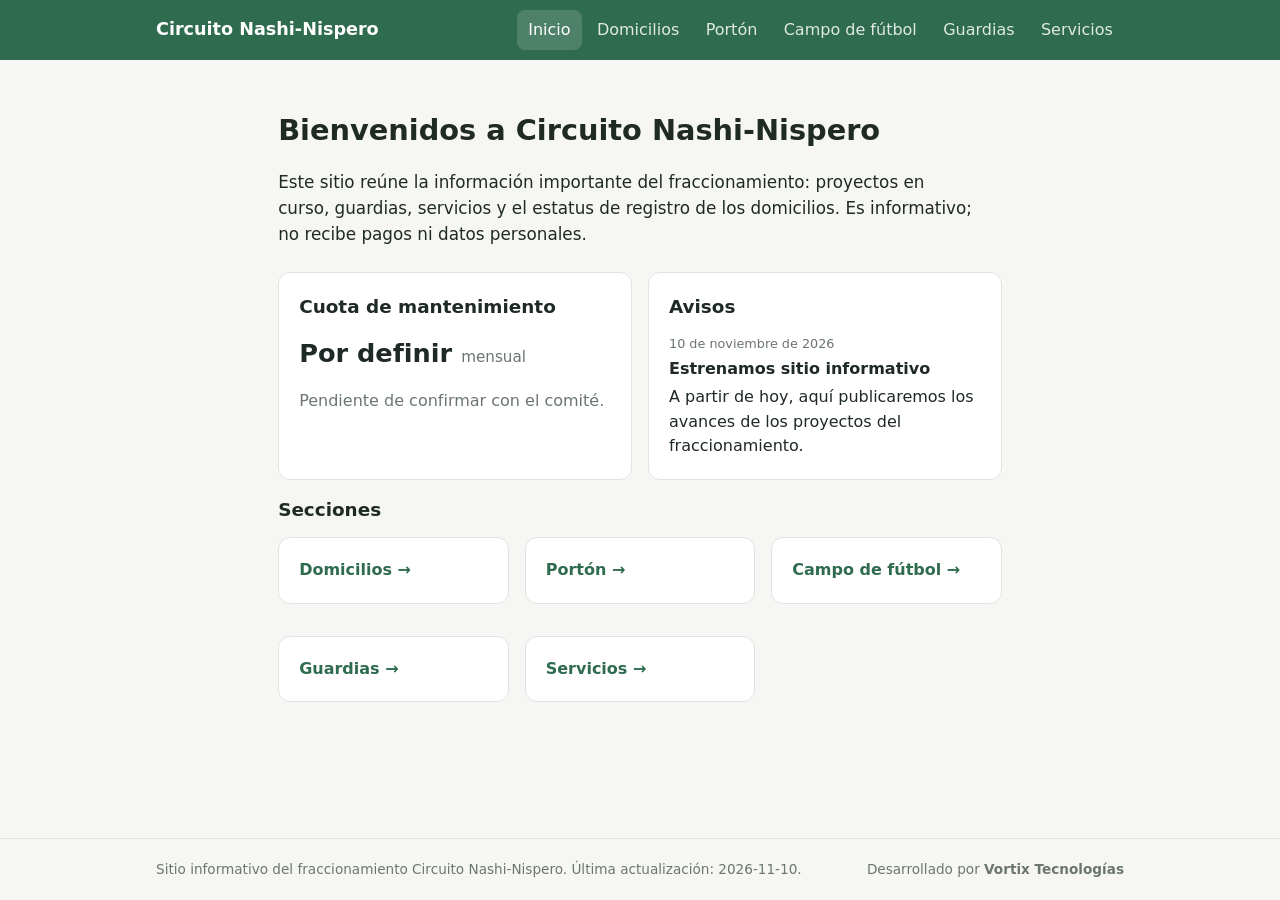
<file: index.html>
<!DOCTYPE html>
<html lang="es">
<head>
  <meta charset="UTF-8">
  <meta name="viewport" content="width=device-width, initial-scale=1.0">
  <title>Circuito Nashi-Nispero</title>
  <link rel="stylesheet" href="assets/css/styles.css">
</head>
<body data-page="inicio">
  <header id="header"></header>
  <main id="content" class="container"></main>
  <footer id="footer"></footer>

  <!-- Datos (edita estos archivos para actualizar el sitio) -->
  <script src="data/sitio.js"></script>
  <script src="data/domicilios.js"></script>
  <script src="data/proyectos.js"></script>
  <script src="data/guardias.js"></script>
  <script src="data/servicios.js"></script>
  <!-- Lógica -->
  <script src="assets/js/layout.js"></script>
  <script src="assets/js/pages.js"></script>
</body>
</html>
</file>
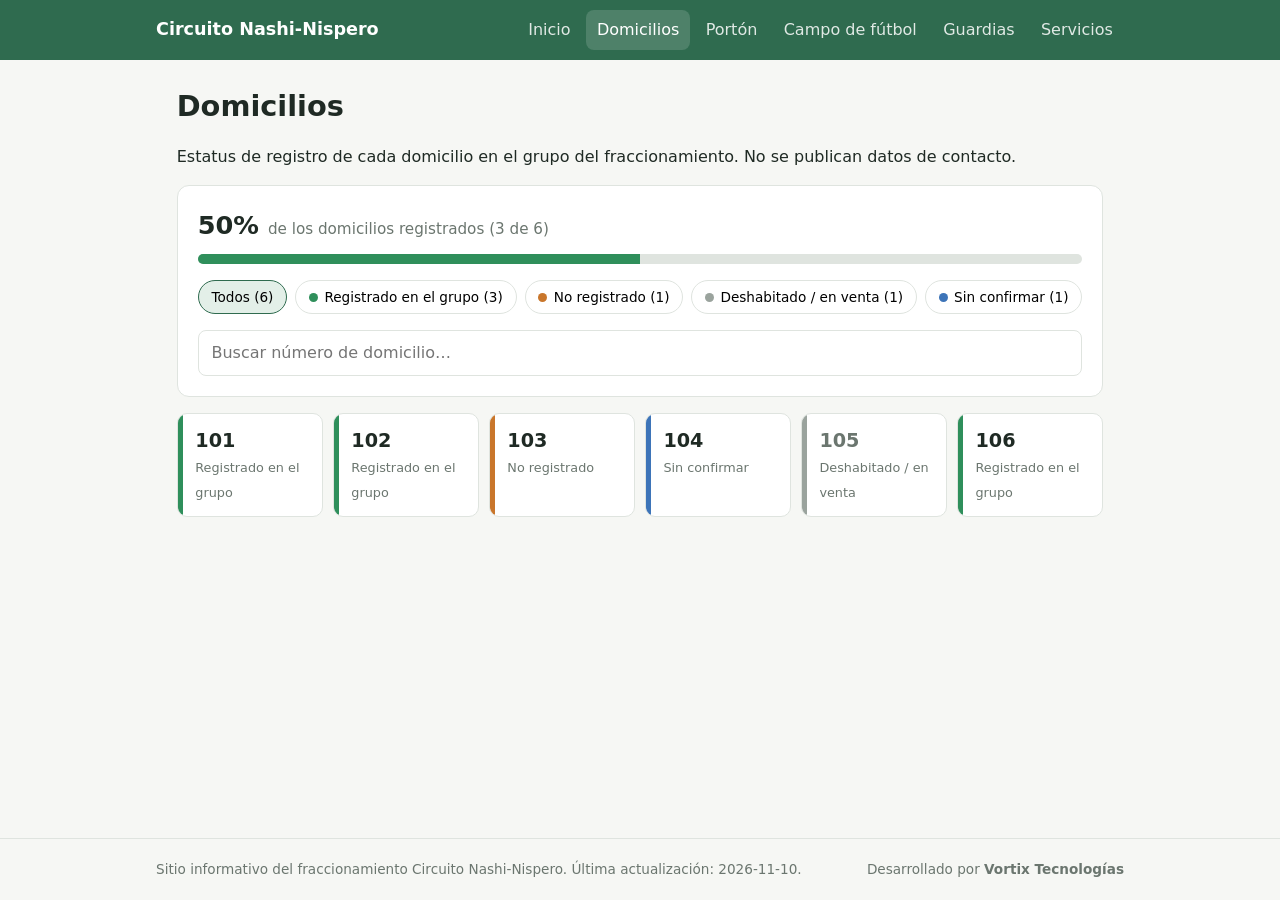
<file: domicilios.html>
<!DOCTYPE html>
<html lang="es">
<head>
  <meta charset="UTF-8">
  <meta name="viewport" content="width=device-width, initial-scale=1.0">
  <title>Circuito Nashi-Nispero</title>
  <link rel="stylesheet" href="assets/css/styles.css">
</head>
<body data-page="domicilios">
  <header id="header"></header>
  <main id="content" class="container"></main>
  <footer id="footer"></footer>

  <!-- Datos (edita estos archivos para actualizar el sitio) -->
  <script src="data/sitio.js"></script>
  <script src="data/domicilios.js"></script>
  <script src="data/proyectos.js"></script>
  <script src="data/guardias.js"></script>
  <script src="data/servicios.js"></script>
  <!-- Lógica -->
  <script src="assets/js/layout.js"></script>
  <script src="assets/js/pages.js"></script>
</body>
</html>
</file>
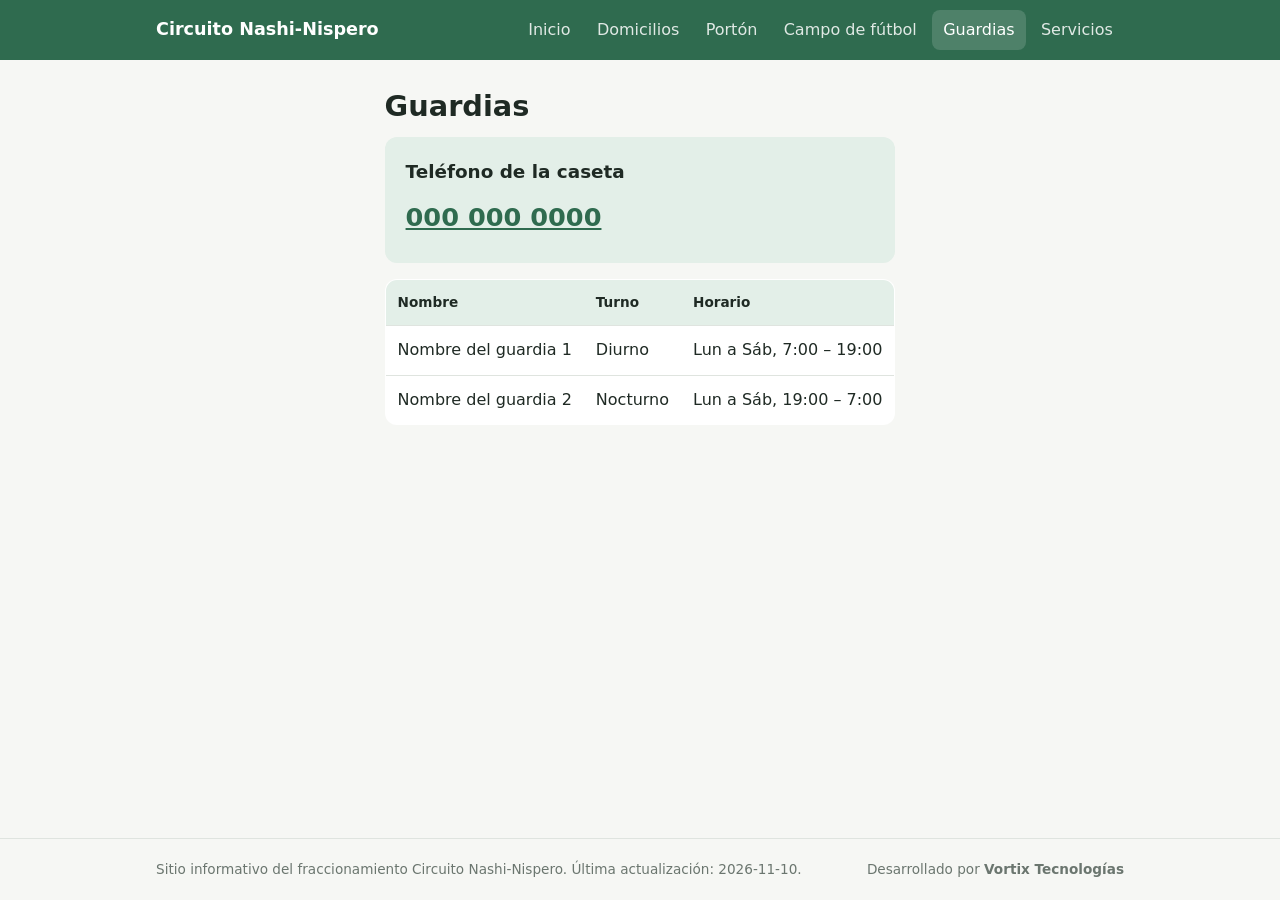
<file: guardias.html>
<!DOCTYPE html>
<html lang="es">
<head>
  <meta charset="UTF-8">
  <meta name="viewport" content="width=device-width, initial-scale=1.0">
  <title>Circuito Nashi-Nispero</title>
  <link rel="stylesheet" href="assets/css/styles.css">
</head>
<body data-page="guardias">
  <header id="header"></header>
  <main id="content" class="container"></main>
  <footer id="footer"></footer>

  <!-- Datos (edita estos archivos para actualizar el sitio) -->
  <script src="data/sitio.js"></script>
  <script src="data/domicilios.js"></script>
  <script src="data/proyectos.js"></script>
  <script src="data/guardias.js"></script>
  <script src="data/servicios.js"></script>
  <!-- Lógica -->
  <script src="assets/js/layout.js"></script>
  <script src="assets/js/pages.js"></script>
</body>
</html>
</file>
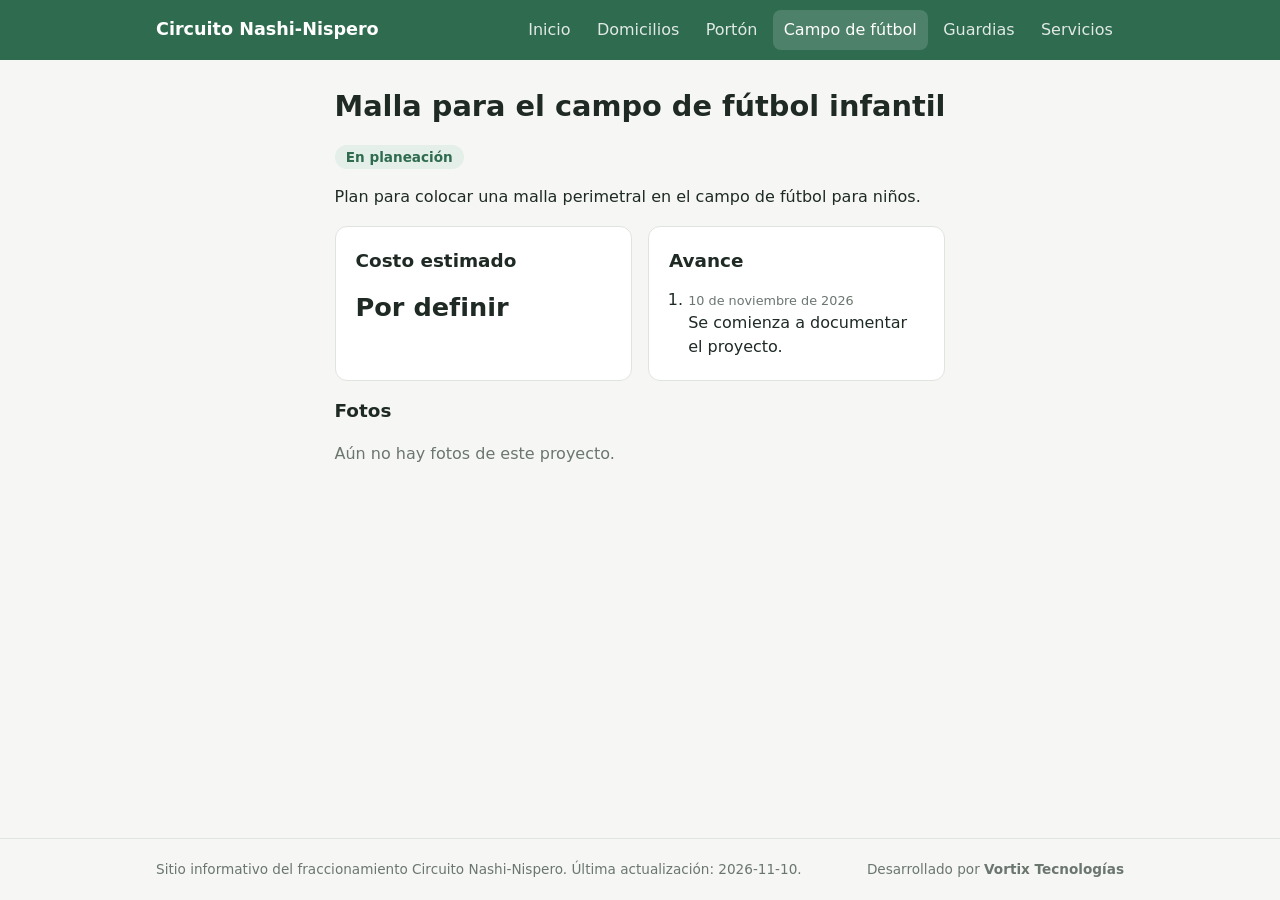
<file: malla.html>
<!DOCTYPE html>
<html lang="es">
<head>
  <meta charset="UTF-8">
  <meta name="viewport" content="width=device-width, initial-scale=1.0">
  <title>Circuito Nashi-Nispero</title>
  <link rel="stylesheet" href="assets/css/styles.css">
</head>
<body data-page="malla">
  <header id="header"></header>
  <main id="content" class="container"></main>
  <footer id="footer"></footer>

  <!-- Datos (edita estos archivos para actualizar el sitio) -->
  <script src="data/sitio.js"></script>
  <script src="data/domicilios.js"></script>
  <script src="data/proyectos.js"></script>
  <script src="data/guardias.js"></script>
  <script src="data/servicios.js"></script>
  <!-- Lógica -->
  <script src="assets/js/layout.js"></script>
  <script src="assets/js/pages.js"></script>
</body>
</html>
</file>
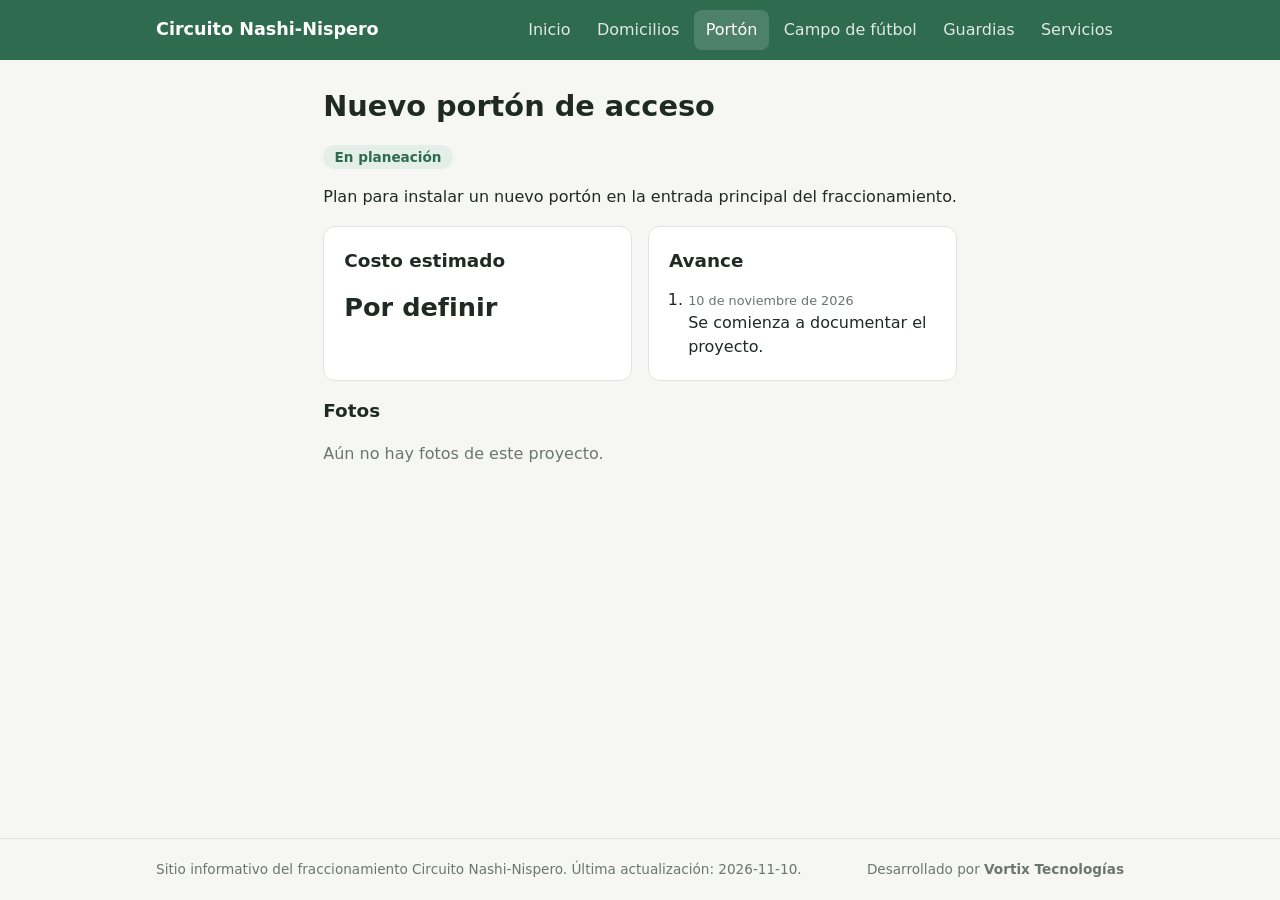
<file: porton.html>
<!DOCTYPE html>
<html lang="es">
<head>
  <meta charset="UTF-8">
  <meta name="viewport" content="width=device-width, initial-scale=1.0">
  <title>Circuito Nashi-Nispero</title>
  <link rel="stylesheet" href="assets/css/styles.css">
</head>
<body data-page="porton">
  <header id="header"></header>
  <main id="content" class="container"></main>
  <footer id="footer"></footer>

  <!-- Datos (edita estos archivos para actualizar el sitio) -->
  <script src="data/sitio.js"></script>
  <script src="data/domicilios.js"></script>
  <script src="data/proyectos.js"></script>
  <script src="data/guardias.js"></script>
  <script src="data/servicios.js"></script>
  <!-- Lógica -->
  <script src="assets/js/layout.js"></script>
  <script src="assets/js/pages.js"></script>
</body>
</html>
</file>
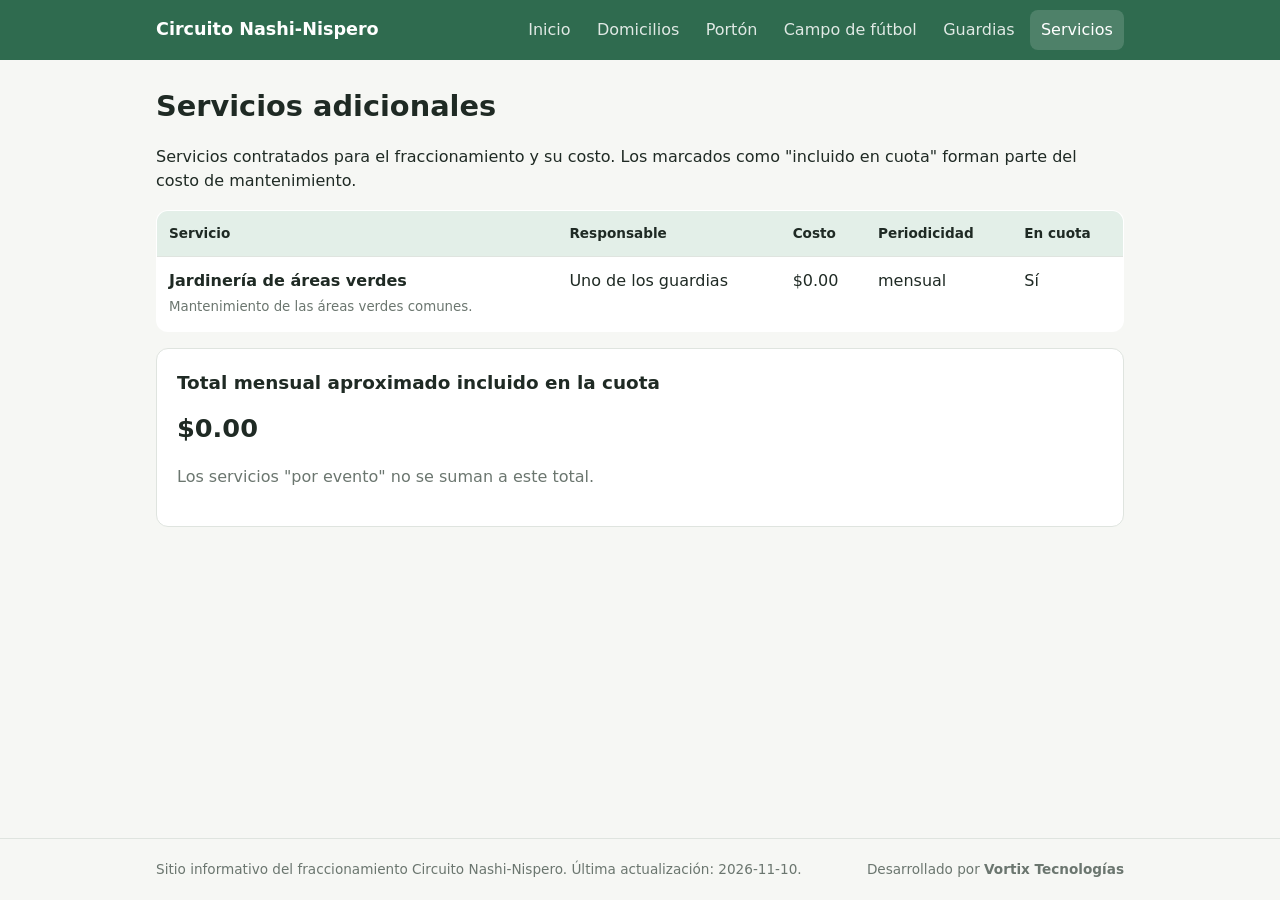
<file: servicios.html>
<!DOCTYPE html>
<html lang="es">
<head>
  <meta charset="UTF-8">
  <meta name="viewport" content="width=device-width, initial-scale=1.0">
  <title>Circuito Nashi-Nispero</title>
  <link rel="stylesheet" href="assets/css/styles.css">
</head>
<body data-page="servicios">
  <header id="header"></header>
  <main id="content" class="container"></main>
  <footer id="footer"></footer>

  <!-- Datos (edita estos archivos para actualizar el sitio) -->
  <script src="data/sitio.js"></script>
  <script src="data/domicilios.js"></script>
  <script src="data/proyectos.js"></script>
  <script src="data/guardias.js"></script>
  <script src="data/servicios.js"></script>
  <!-- Lógica -->
  <script src="assets/js/layout.js"></script>
  <script src="assets/js/pages.js"></script>
</body>
</html>
</file>
<file: assets/css/styles.css>
:root {
  --bg: #f6f7f4;
  --surface: #ffffff;
  --text: #1f2a24;
  --muted: #6b766f;
  --primary: #2f6b4f;
  --primary-soft: #e3efe8;
  --border: #dfe4df;
  --ok: #2f8f5b;
  --warn: #c9762b;
  --info: #3d74b8;
  --gray: #9aa39d;
  --radius: 12px;
}

* { box-sizing: border-box; }
body {
  margin: 0;
  font-family: system-ui, -apple-system, "Segoe UI", Roboto, sans-serif;
  background: var(--bg);
  color: var(--text);
  line-height: 1.55;
  display: flex; flex-direction: column; min-height: 100vh;
}
main { flex: 1; }
a { color: var(--primary); }
h1 { font-size: 1.8rem; margin: 1.5rem 0 .5rem; }
h2 { font-size: 1.15rem; margin: 0 0 .75rem; }
h3 { font-size: 1rem; margin: .2rem 0; }
.container { max-width: 1000px; margin: 0 auto; padding: 0 1rem; }
.muted { color: var(--muted); }

/* Encabezado */
#header { background: var(--primary); color: #fff; }
.header-inner { display: flex; align-items: center; justify-content: space-between; min-height: 60px; flex-wrap: wrap; }
.brand { color: #fff; font-weight: 700; text-decoration: none; font-size: 1.1rem; }
#header nav { display: flex; gap: .25rem; flex-wrap: wrap; }
#header nav a { color: #fff; text-decoration: none; padding: .45rem .7rem; border-radius: 8px; opacity: .85; }
#header nav a:hover, #header nav a.active { background: rgba(255,255,255,.15); opacity: 1; }
.menu-btn { display: none; background: none; border: 0; color: #fff; font-size: 1.5rem; cursor: pointer; }

@media (max-width: 760px) {
  .menu-btn { display: block; }
  #header nav { display: none; width: 100%; flex-direction: column; padding-bottom: .75rem; }
  #header nav.open { display: flex; }
}

/* Pie */
#footer { border-top: 1px solid var(--border); margin-top: 3rem; font-size: .85rem; color: var(--muted); }
.footer-inner { display: flex; justify-content: space-between; flex-wrap: wrap; gap: .5rem; padding: 1.25rem 1rem; }

/* Componentes */
.hero { padding: 1.5rem 0 .5rem; }
.hero p { max-width: 65ch; font-size: 1.05rem; }
.card { background: var(--surface); border: 1px solid var(--border); border-radius: var(--radius); padding: 1.25rem; margin-bottom: 1rem; }
.card.destacado { background: var(--primary-soft); border-color: transparent; }
.big { font-size: 1.6rem; font-weight: 700; margin: 0 0 .25rem; }
.big small { font-size: .95rem; font-weight: 400; color: var(--muted); }
.grid-2 { display: grid; grid-template-columns: repeat(auto-fit, minmax(280px, 1fr)); gap: 1rem; }
.grid-cards { display: grid; grid-template-columns: repeat(auto-fit, minmax(180px, 1fr)); gap: 1rem; }
.link-card { text-decoration: none; font-weight: 600; transition: transform .15s; }
.link-card:hover { transform: translateY(-2px); border-color: var(--primary); }
.aviso + .aviso { border-top: 1px solid var(--border); padding-top: .75rem; margin-top: .75rem; }
.aviso time, .timeline time { font-size: .8rem; color: var(--muted); display: block; }
.aviso p { margin: .2rem 0 0; }
.badge { background: var(--primary-soft); color: var(--primary); padding: .25rem .7rem; border-radius: 999px; font-size: .85rem; font-weight: 600; }
.timeline { margin: 0; padding-left: 1.2rem; }
.timeline li + li { margin-top: .5rem; }

/* Domicilios */
.progress { height: 10px; background: var(--border); border-radius: 999px; overflow: hidden; margin: .5rem 0 1rem; }
.progress span { display: block; height: 100%; background: var(--ok); }
.chips { display: flex; flex-wrap: wrap; gap: .5rem; margin-bottom: 1rem; }
.chip { border: 1px solid var(--border); background: var(--surface); padding: .35rem .8rem; border-radius: 999px; cursor: pointer; font: inherit; font-size: .85rem; }
.chip.active { border-color: var(--primary); background: var(--primary-soft); }
.dot { display: inline-block; width: 9px; height: 9px; border-radius: 50%; margin-right: .4rem; }
.dot.ok, .casa.ok::before { background: var(--ok); }
.dot.warn, .casa.warn::before { background: var(--warn); }
.dot.info, .casa.info::before { background: var(--info); }
.dot.muted, .casa.muted::before { background: var(--gray); }
#buscar { width: 100%; padding: .6rem .8rem; border: 1px solid var(--border); border-radius: 8px; font: inherit; }
.casas { display: grid; grid-template-columns: repeat(auto-fill, minmax(140px, 1fr)); gap: .6rem; }
.casa { position: relative; background: var(--surface); border: 1px solid var(--border); border-radius: 10px; padding: .7rem .8rem .7rem 1.1rem; overflow: hidden; }
.casa::before { content: ""; position: absolute; left: 0; top: 0; bottom: 0; width: 5px; }
.casa strong { display: block; font-size: 1.2rem; }
.casa span { font-size: .8rem; color: var(--muted); }

/* Galería */
.galeria { display: grid; grid-template-columns: repeat(auto-fill, minmax(240px, 1fr)); gap: 1rem; }
.galeria figure { margin: 0; background: var(--surface); border: 1px solid var(--border); border-radius: var(--radius); overflow: hidden; }
.galeria img { width: 100%; aspect-ratio: 4 / 3; object-fit: cover; display: block; }
.galeria figcaption { padding: .6rem .8rem; font-size: .9rem; }
.galeria figure.rota img { display: none; }
.galeria figure.rota a::after { content: "Imagen no encontrada"; display: grid; place-items: center; aspect-ratio: 4/3; color: var(--muted); background: var(--bg); }

/* Tablas */
.tabla-wrap { overflow-x: auto; margin-bottom: 1rem; }
table { width: 100%; border-collapse: collapse; background: var(--surface); border-radius: var(--radius); overflow: hidden; border: 1px solid var(--border); }
th, td { text-align: left; padding: .75rem; border-bottom: 1px solid var(--border); vertical-align: top; }
th { background: var(--primary-soft); font-size: .85rem; }
tr:last-child td { border-bottom: 0; }
</file>
